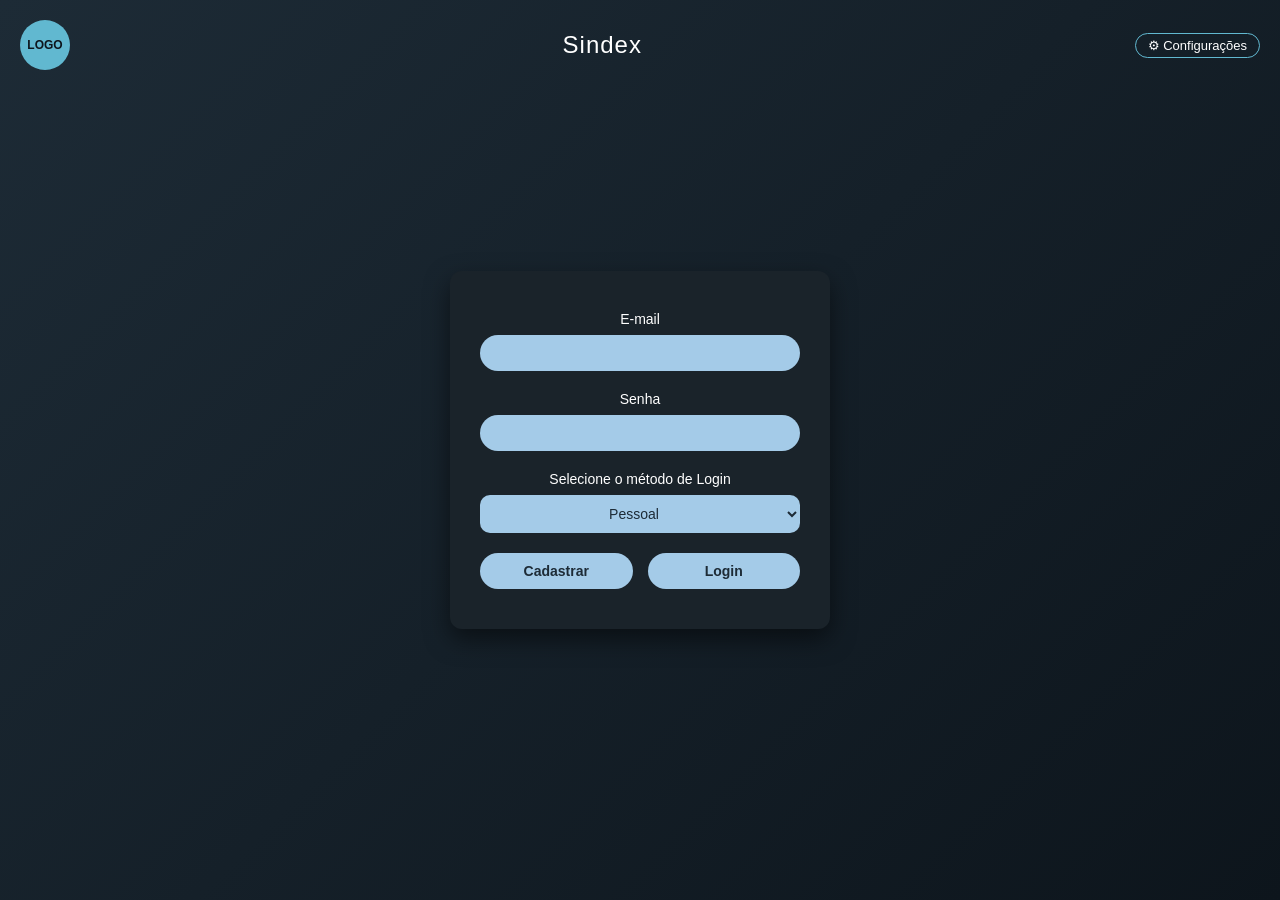
<file: frontend/index.html>
<!DOCTYPE html>
<html lang="pt-BR">
<head>
  <meta charset="UTF-8">
  <meta name="viewport" content="width=device-width, initial-scale=1.0">
  <title data-i18n="titulo.login">Sindex - Login</title>
  <link rel="stylesheet" href="style.css">
  <script src="i18n.js"></script>
</head>
<body>
  <!-- Topo -->
  <div class="top-bar">
    <div class="logo-circle">LOGO</div>
    <h1 class="header-title">Sindex</h1>
    <div class="lang-selector"></div>
  </div>

  <!-- Login -->
  <div class="login-card">
    <p id="mensagem" class="mensagem" role="alert" hidden></p>

    <form id="loginForm" style="width: 100%;">

      <div class="form-group">
        <label for="login" data-i18n="login.email">E-mail</label>
        <input type="email" id="login" class="input-field" autocomplete="username" required>
      </div>

      <div class="form-group">
        <label for="senha" data-i18n="login.senha">Senha</label>
        <input type="password" id="senha" class="input-field" autocomplete="current-password" required>
      </div>

      <div class="form-group">
        <label for="metodo" data-i18n="login.metodo">Selecione o método de Login</label>
        <select id="metodo" class="select-field">
          <option value="pessoal" data-i18n="modo.pessoal">Pessoal</option>
          <option value="corporativo" data-i18n="modo.corporativo">Corporativo</option>
        </select>
      </div>

      <div class="button-group">
        <button type="button" id="btnCadastrar" class="btn" data-i18n="login.cadastrar">Cadastrar</button>
        <button type="submit" id="loginButton" class="btn" data-i18n="login.entrar">Login</button>
      </div>
    </form>
  </div>

  <!-- Scripts -->
  <script src="api.js"></script>
  <script src="configuracoes.js"></script>
  <script src="login.js"></script>
</body>
</html>
</file>
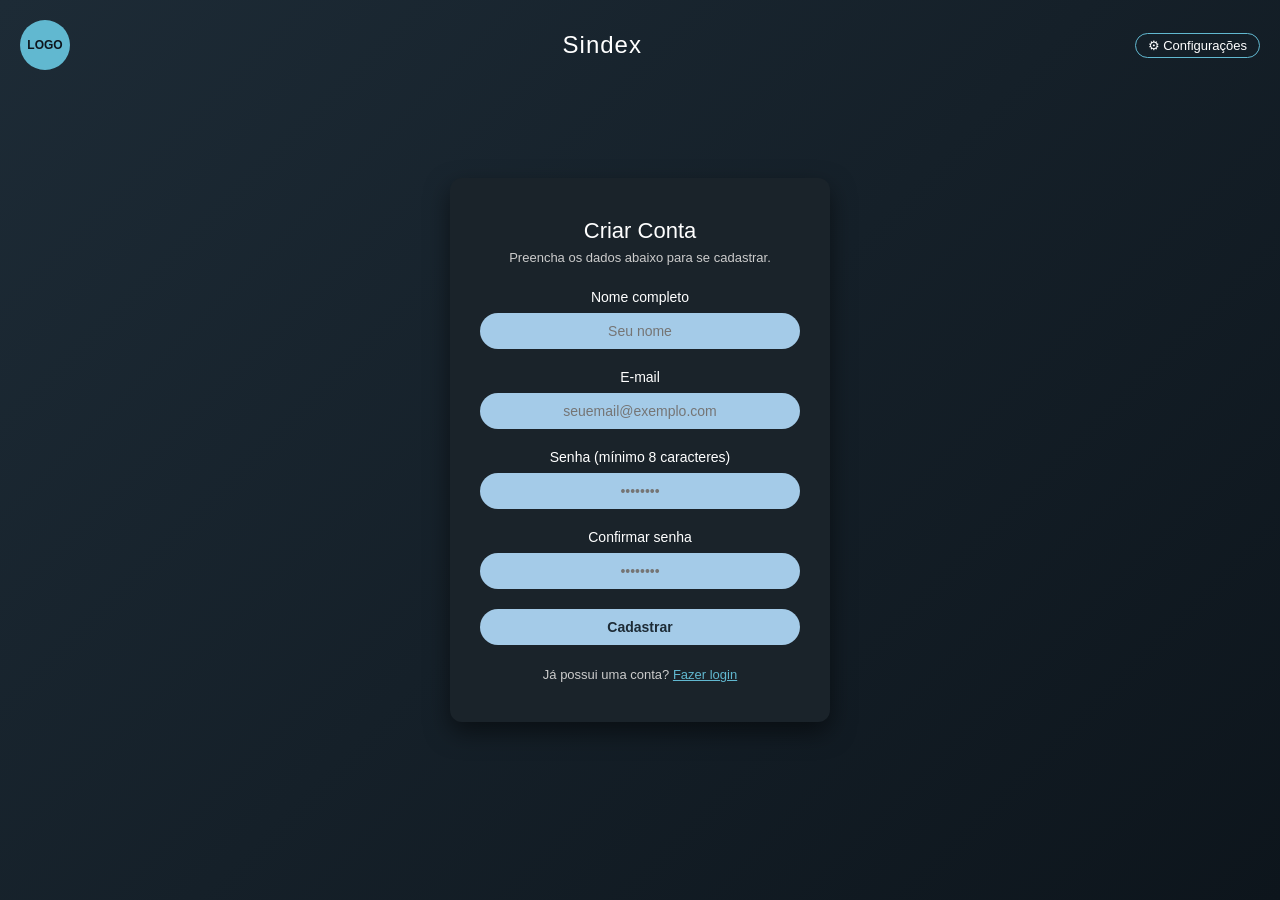
<file: frontend/cadastro.html>
<!DOCTYPE html>
<html lang="pt-BR">
<head>
  <meta charset="UTF-8">
  <meta name="viewport" content="width=device-width, initial-scale=1.0">
  <title data-i18n="titulo.cadastro">Sindex - Criar Conta</title>
  <link rel="stylesheet" href="style.css">
  <script src="i18n.js"></script>
</head>
<body>
  <!-- Topo -->
  <div class="top-bar">
    <div class="logo-circle">LOGO</div>
    <h1 class="header-title">Sindex</h1>
    <div class="lang-selector"></div>
  </div>

  <!-- Cadastro -->
  <div class="login-card">
    <h2 data-i18n="cadastro.titulo">Criar Conta</h2>
    <p class="subtitulo" data-i18n="cadastro.sub">Preencha os dados abaixo para se cadastrar.</p>

    <p id="mensagem" class="mensagem" role="alert" hidden></p>

    <form id="cadastro-form" style="width: 100%;">
      <div class="form-group">
        <label for="nome" data-i18n="cadastro.nome">Nome completo</label>
        <input type="text" id="nome" class="input-field" data-i18n-placeholder="cadastro.nome_ph" placeholder="Seu nome" autocomplete="name" maxlength="100" required>
      </div>

      <div class="form-group">
        <label for="email" data-i18n="login.email">E-mail</label>
        <input type="email" id="email" class="input-field" data-i18n-placeholder="cadastro.email_ph" placeholder="seuemail@exemplo.com" autocomplete="email" required>
      </div>

      <div class="form-group">
        <label for="senha" data-i18n="cadastro.senha">Senha (mínimo 8 caracteres)</label>
        <input type="password" id="senha" class="input-field" placeholder="••••••••" autocomplete="new-password" minlength="8" required>
      </div>

      <div class="form-group">
        <label for="confirma-senha" data-i18n="cadastro.confirma">Confirmar senha</label>
        <input type="password" id="confirma-senha" class="input-field" placeholder="••••••••" autocomplete="new-password" minlength="8" required>
      </div>

      <div class="button-group">
        <button type="submit" id="btnCadastro" class="btn" data-i18n="cadastro.botao">Cadastrar</button>
      </div>
    </form>

    <div class="rodape-card">
      <span data-i18n="cadastro.tem_conta">Já possui uma conta?</span> <a href="index.html" data-i18n="cadastro.fazer_login">Fazer login</a>
    </div>
  </div>

  <!-- Scripts -->
  <script src="api.js"></script>
  <script src="configuracoes.js"></script>
  <script src="cadastro.js"></script>
</body>
</html>
</file>
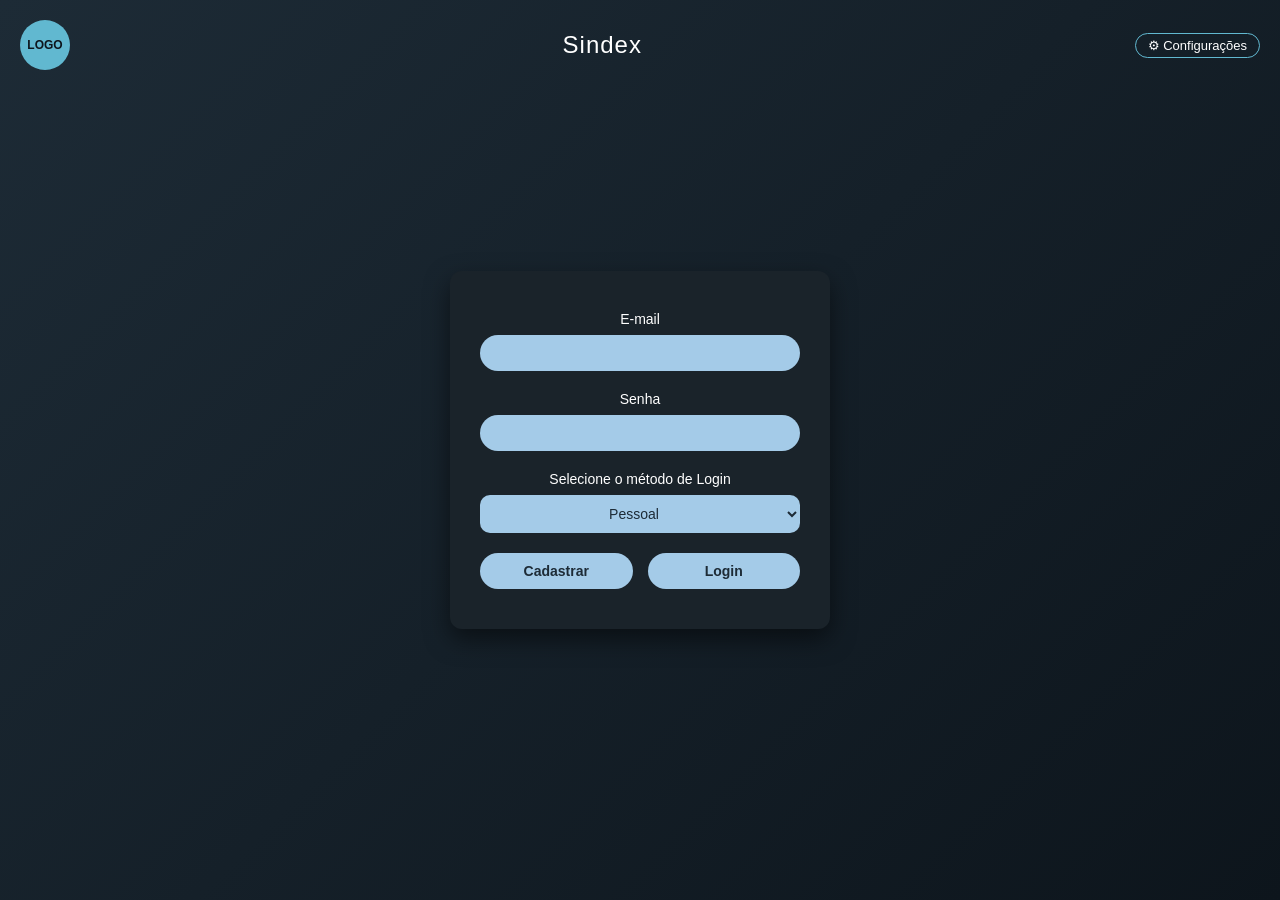
<file: frontend/repositorio.html>
<!DOCTYPE html>
<html lang="pt-BR">
<head>
  <meta charset="UTF-8">
  <meta name="viewport" content="width=device-width, initial-scale=1.0">
  <title data-i18n="titulo.repositorio">Sindex - Repositório</title>
  <link rel="stylesheet" href="style.css">
  <script src="i18n.js"></script>
</head>
<body class="pagina-app">

  <!-- Topo -->
  <div class="top-bar">
    <div class="logo-circle">LOGO</div>
    <h1 class="header-title">Sindex</h1>
    <div class="lang-selector">
      <span id="nome-usuario"></span>
      <button type="button" id="btnSair" class="link-btn" data-i18n="comum.sair">Sair</button>
    </div>
  </div>

  <!-- Conteúdo -->
  <main class="painel">
    <div class="painel-topo">
      <h2>
        <span id="titulo-repositorio" data-i18n="repo.titulo_padrao">Repositório</span>
        <span id="papel-repositorio" class="papel"></span>
      </h2>
      <a href="upload.html" class="acao" data-i18n="repo.enviar">+ Enviar arquivos</a>
    </div>

    <p id="mensagem" class="mensagem" role="alert" hidden></p>

    <!-- Caminho das pastas -->
    <nav id="trilha" class="trilha" data-i18n-aria="repo.trilha" aria-label="Caminho das pastas" hidden></nav>

    <!-- Pastas da pasta atual -->
    <section id="secao-pastas" class="secao-pastas" hidden>
      <ul id="lista-pastas" class="pastas"></ul>
      <form id="pasta-form" class="link-form" hidden>
        <input type="text" id="pasta-nome" class="input-field" data-i18n-placeholder="repo.nova_pasta_ph" placeholder="Nome da nova pasta" maxlength="100" required>
        <button type="submit" class="btn" data-i18n="repo.nova_pasta">Nova pasta</button>
      </form>
    </section>

    <!-- Busca e filtro -->
    <div id="filtros" class="filtros" hidden>
      <input type="search" id="busca" class="input-field" data-i18n-placeholder="repo.busca_ph" data-i18n-aria="repo.busca_aria" placeholder="Buscar pelo nome (em todas as pastas)..." aria-label="Buscar arquivos pelo nome">
      <label id="busca-ia-wrap" class="check-ia" hidden>
        <input type="checkbox" id="busca-ia">
        <span data-i18n="ia.busca_significado">Por significado (IA)</span>
      </label>
      <select id="filtro-categoria" class="select-field" data-i18n-aria="repo.filtro_aria" aria-label="Filtrar por categoria"></select>
      <select id="filtro-tipo" class="select-field" data-i18n-aria="repo.filtro_tipo_aria" aria-label="Filtrar por tipo">
        <option value="" data-i18n="repo.tipo_todos">Arquivos e links</option>
        <option value="arquivo" data-i18n="repo.tipo_arquivos">Só arquivos</option>
        <option value="link" data-i18n="repo.tipo_links">Só links</option>
      </select>
    </div>

    <p id="aviso-busca" class="dica" data-i18n="repo.aviso_busca" hidden>Mostrando resultados de todas as pastas do repositório.</p>

    <!-- IA: organizar vários arquivos de uma vez -->
    <div id="barra-ia" class="barra-ia" hidden>
      <button type="button" id="btnOrganizarTodos" class="btn" data-i18n="ia.organizar_todos">Organizar tudo com IA</button>
      <button type="button" id="btnAplicarTodas" class="btn" hidden></button>
      <span id="progresso-ia" class="dica" role="status"></span>
    </div>

    <!-- Tabela de arquivos -->
    <div id="tabela-wrap" class="tabela-wrap" hidden>
      <table>
        <thead>
          <tr>
            <th data-i18n="repo.col_nome">Nome</th>
            <th data-i18n="repo.col_tipo">Tipo</th>
            <th data-i18n="repo.col_tamanho">Tamanho</th>
            <th data-i18n="repo.col_pasta">Pasta</th>
            <th data-i18n="repo.col_categoria">Categoria</th>
            <th data-i18n="repo.col_situacao">Situação</th>
            <th data-i18n="repo.col_data">Enviado em</th>
            <th data-i18n="repo.col_acoes">Ações</th>
          </tr>
        </thead>
        <tbody id="corpo-tabela"></tbody>
      </table>
    </div>

    <div id="vazio" class="tabela-wrap vazio" hidden></div>

    <!-- Categorias -->
    <section id="secao-categorias" class="secao" hidden>
      <h3 data-i18n="repo.categorias">Categorias</h3>
      <ul id="lista-categorias" class="chips"></ul>
      <p id="sem-categorias" class="dica" data-i18n="repo.sem_categorias" hidden>Nenhuma categoria criada ainda.</p>
      <form id="categoria-form" class="link-form" hidden>
        <input type="text" id="categoria-nome" class="input-field" data-i18n-placeholder="repo.categoria_ph" placeholder="Nova categoria (ex.: Ciências)" maxlength="100" required>
        <button type="submit" class="btn" data-i18n="upload.criar">Criar</button>
      </form>
    </section>

    <!-- Membros (repositório corporativo) -->
    <section id="secao-membros" class="secao" hidden>
      <h3 data-i18n="repo.membros">Membros</h3>
      <div class="tabela-wrap">
        <table>
          <thead>
            <tr>
              <th data-i18n="repo.col_nome">Nome</th>
              <th data-i18n="repo.col_email">E-mail</th>
              <th data-i18n="repo.col_papel">Papel</th>
              <th data-i18n="repo.col_acoes">Ações</th>
            </tr>
          </thead>
          <tbody id="corpo-membros"></tbody>
        </table>
      </div>
      <form id="membro-form" class="link-form" hidden>
        <input type="email" id="membro-email" class="input-field" data-i18n-placeholder="repo.membro_email_ph" placeholder="E-mail de quem já tem conta" required>
        <select id="membro-papel" class="select-field select-papel">
          <option value="editor" data-i18n="papel.editor">Editor</option>
          <option value="leitor" data-i18n="papel.leitor">Leitor</option>
        </select>
        <button type="submit" class="btn" data-i18n="repo.convidar">Convidar</button>
      </form>
      <p class="dica" data-i18n="repo.dica_papeis">Editor envia, move e exclui arquivos. Leitor só vê e baixa.</p>
    </section>
  </main>

  <!-- Scripts -->
  <script src="api.js"></script>
  <script src="configuracoes.js"></script>
  <script src="repositorio.js"></script>
</body>
</html>
</file>
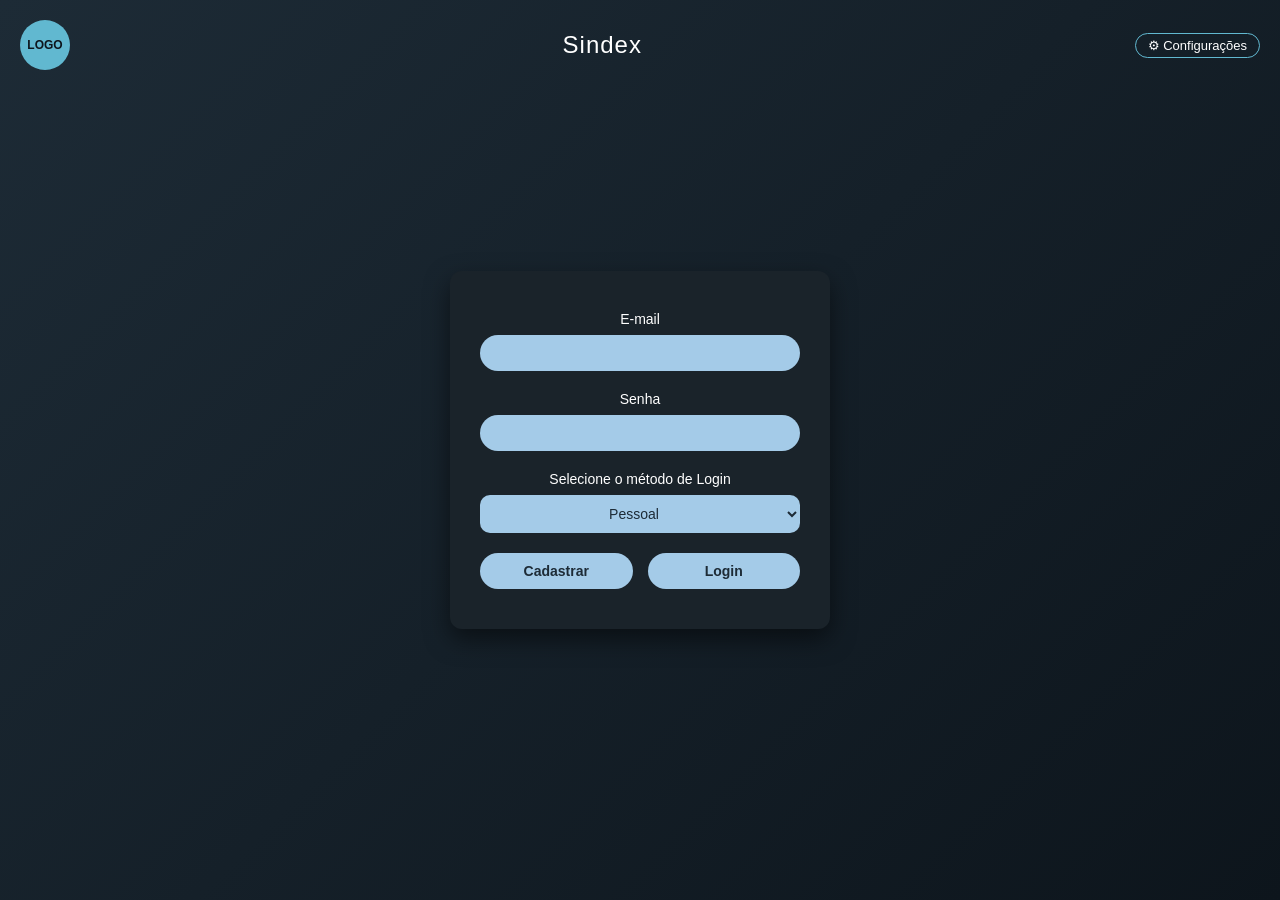
<file: frontend/upload.html>
<!DOCTYPE html>
<html lang="pt-BR">
<head>
  <meta charset="UTF-8">
  <meta name="viewport" content="width=device-width, initial-scale=1.0">
  <title data-i18n="titulo.upload">Sindex - Upload</title>
  <link rel="stylesheet" href="style.css">
  <script src="i18n.js"></script>
</head>
<body>

  <!-- Topo -->
  <div class="top-bar">
    <div class="logo-circle">LOGO</div>
    <h1 class="header-title">Sindex</h1>
    <div class="lang-selector">
      <span id="nome-usuario"></span>
      <button type="button" id="btnSair" class="link-btn" data-i18n="comum.sair">Sair</button>
    </div>
  </div>

  <!-- Upload -->
  <div class="content-container">
    <p id="mensagem" class="mensagem" role="alert" hidden></p>

    <!-- Modo e repositório -->
    <div class="linha-selecao">
      <div class="form-group">
        <label for="modo-select" data-i18n="upload.modo">Modo</label>
        <select id="modo-select" class="select-field">
          <option value="pessoal" data-i18n="modo.pessoal">Pessoal</option>
          <option value="corporativo" data-i18n="modo.corporativo">Corporativo</option>
        </select>
      </div>

      <div class="form-group">
        <label for="repositorio-select" data-i18n="upload.repositorio">Repositório</label>
        <select id="repositorio-select" class="select-field"></select>
      </div>
    </div>

    <div class="form-group">
      <!-- Pasta de destino -->
      <label for="pasta-select" data-i18n="upload.pasta">Pasta de destino</label>
      <select id="pasta-select" class="select-field"></select>
    </div>

    <!-- Criar repositório corporativo -->
    <details class="novo-repo">
      <summary data-i18n="upload.criar_repo">Criar repositório corporativo</summary>
      <form id="repo-form" class="link-form">
        <input type="text" id="repo-nome" class="input-field" data-i18n-placeholder="upload.repo_nome_ph" placeholder="Nome da empresa ou equipe" maxlength="100" required>
        <button type="submit" id="btnCriarRepo" class="btn" data-i18n="upload.criar">Criar</button>
      </form>
    </details>

    <!-- Caixa de upload (clicar ou arrastar) -->
    <label for="file-input" id="upload-box" class="upload-box">
      <span class="upload-text" data-i18n="upload.caixa">Faça upload de arquivos</span>
      <span class="upload-dica" data-i18n="upload.formatos">PDF, TXT, MD, CSV, DOCX, imagens, MP4 e MOV</span>
      <div class="folder-icon"></div>
    </label>
    <input type="file" id="file-input" multiple
           accept=".pdf,.txt,.md,.csv,.docx,.png,.jpg,.jpeg,.gif,.mp4,.mov">

    <!-- Adicionar link -->
    <form id="link-form" class="link-form">
      <input type="url" id="link-url" class="input-field" data-i18n-placeholder="upload.link_ph" placeholder="Ou cole um link (https://...)" required>
      <button type="submit" id="btnLink" class="btn" data-i18n="upload.adicionar">Adicionar</button>
    </form>

    <!-- Resultado do envio -->
    <ul id="resultado" class="resultado" aria-live="polite"></ul>

    <button type="button" id="btnVerRepositorio" class="btn-repository" data-i18n="upload.ver_repo">Ver Repositório</button>
  </div>

  <!-- Scripts -->
  <script src="api.js"></script>
  <script src="configuracoes.js"></script>
  <script src="upload.js"></script>
</body>
</html>
</file>
<file: frontend/style.css>
/* Modo escuro (cores padrão) */
:root {
  --fundo-1: #1d2b36;
  --fundo-2: #0d151c;
  --cartao: #1a232a;
  --cartao-hover: #212c35;
  --destaque: #61b8d0;
  --campo: #a4cbe8;
  --texto: #ffffff;
  --texto-suave: #cccccc;
  --texto-escuro: #1d2b36;
  --erro: #ff8a80;
  --sucesso: #8ee3a1;
  --aviso: #ffd180;
  --sombra: rgba(0, 0, 0, 0.5);
  --linha: rgba(255, 255, 255, 0.07);
  --vidro: rgba(255, 255, 255, 0.06);
  --destaque-fraco: rgba(97, 184, 208, 0.18);
  --destaque-borda: rgba(97, 184, 208, 0.35);
  --sobre-destaque: #0d151c;
  color-scheme: dark;
}

/* Modo claro */
:root[data-tema="claro"] {
  --fundo-1: #f1f6fa;
  --fundo-2: #d6e3ec;
  --cartao: #ffffff;
  --cartao-hover: #e7eff5;
  --destaque: #1b7f99;
  --campo: #d9e8f3;
  --texto: #14232e;
  --texto-suave: #4a5b68;
  --texto-escuro: #14232e;
  --erro: #b3261e;
  --sucesso: #1b7a3a;
  --aviso: #8a5a00;
  --sombra: rgba(20, 35, 46, 0.18);
  --linha: rgba(20, 35, 46, 0.1);
  --vidro: rgba(20, 35, 46, 0.05);
  --destaque-fraco: rgba(27, 127, 153, 0.14);
  --destaque-borda: rgba(27, 127, 153, 0.4);
  --sobre-destaque: #ffffff;
  color-scheme: light;
}

/* Base da página */
* {
  box-sizing: border-box;
  margin: 0;
  padding: 0;
  font-family: Arial, sans-serif;
}

/* Elementos escondidos */
[hidden] {
  display: none !important;
}

body {
  min-height: 100vh;
  display: flex;
  justify-content: center;
  align-items: center;
  background: linear-gradient(135deg, var(--fundo-1) 0%, var(--fundo-2) 100%);
  color: var(--texto);
  position: relative;
}

/* Páginas com tabela (começam abaixo do topo) */
body.pagina-app {
  align-items: flex-start;
  padding: 100px 20px 40px;
}

/* Topo (logo, título e botões) */
.top-bar {
  position: absolute;
  top: 20px;
  left: 20px;
  right: 20px;
  display: flex;
  justify-content: space-between;
  align-items: center;
}

/* Logo */
.logo-circle {
  width: 50px;
  height: 50px;
  background-color: var(--destaque);
  border-radius: 50%;
  display: flex;
  justify-content: center;
  align-items: center;
  color: var(--sobre-destaque);
  font-weight: bold;
  font-size: 12px;
}

.header-title {
  font-size: 24px;
  font-weight: 500;
  letter-spacing: 1px;
}

/* Área dos botões no topo (configurações e sair) */
.lang-selector {
  font-size: 14px;
  color: var(--texto-suave);
  display: flex;
  align-items: center;
  gap: 10px;
}

.link-btn {
  background: none;
  border: 1px solid var(--destaque);
  border-radius: 14px;
  color: var(--texto);
  padding: 4px 12px;
  font-size: 13px;
  cursor: pointer;
}

.link-btn:hover {
  background-color: var(--cartao-hover);
}

/* Login e cadastro */
.login-card {
  background-color: var(--cartao);
  width: 380px;
  max-width: 92%;
  padding: 40px 30px;
  border-radius: 12px;
  box-shadow: 0 10px 25px var(--sombra);
  display: flex;
  flex-direction: column;
  align-items: center;
}

.login-card h2 {
  font-size: 22px;
  font-weight: 500;
  margin-bottom: 6px;
}

.subtitulo {
  font-size: 13px;
  color: var(--texto-suave);
  margin-bottom: 24px;
  text-align: center;
}

/* Campos, listas e botões */
.form-group {
  width: 100%;
  display: flex;
  flex-direction: column;
  align-items: center;
  margin-bottom: 20px;
}

.form-group label {
  font-size: 14px;
  margin-bottom: 8px;
  color: var(--texto);
}

.input-field {
  width: 100%;
  padding: 10px 15px;
  background-color: var(--campo);
  border: none;
  border-radius: 20px;
  outline: none;
  text-align: center;
  font-size: 14px;
  color: var(--texto-escuro);
}

.input-field:focus,
.select-field:focus {
  box-shadow: 0 0 0 2px var(--destaque);
}

.select-field {
  width: 100%;
  padding: 10px 15px;
  background-color: var(--campo);
  border: none;
  border-radius: 10px;
  outline: none;
  text-align-last: center;
  font-size: 14px;
  color: var(--texto-escuro);
  cursor: pointer;
}

.button-group {
  width: 100%;
  display: flex;
  justify-content: space-between;
  gap: 15px;
  margin-top: 15px;
}

.btn {
  flex: 1;
  padding: 10px;
  background-color: var(--campo);
  border: none;
  border-radius: 20px;
  color: var(--texto-escuro);
  font-weight: bold;
  font-size: 14px;
  cursor: pointer;
  transition: opacity 0.2s ease;
}

.btn:hover {
  opacity: 0.9;
}

.btn:disabled,
.btn-repository:disabled {
  opacity: 0.5;
  cursor: not-allowed;
}

.rodape-card {
  margin-top: 22px;
  font-size: 13px;
  color: var(--texto-suave);
}

.rodape-card a {
  color: var(--destaque);
}

/* Mensagens de erro e sucesso */
.mensagem {
  width: 100%;
  margin: 0 0 16px;
  padding: 10px 14px;
  border-radius: 10px;
  font-size: 13px;
  text-align: center;
  background-color: var(--vidro);
}

.mensagem.erro {
  color: var(--erro);
  border: 1px solid var(--erro);
}

.mensagem.sucesso {
  color: var(--sucesso);
  border: 1px solid var(--sucesso);
}

/* Página de upload */
.content-container {
  width: 480px;
  max-width: 92%;
  display: flex;
  flex-direction: column;
  gap: 15px;
}

.content-container .form-group {
  margin-bottom: 0;
}

/* Caixa de upload (clicar ou arrastar) */
.upload-box {
  background-color: var(--cartao);
  border: 2px solid var(--destaque);
  border-radius: 8px;
  height: 220px;
  display: flex;
  flex-direction: column;
  justify-content: center;
  align-items: center;
  cursor: pointer;
  transition: background-color 0.2s ease;
  text-align: center;
  padding: 10px;
}

.upload-box:hover,
.upload-box.arrastando {
  background-color: var(--cartao-hover);
}

.upload-box.desativado {
  opacity: 0.5;
  cursor: not-allowed;
}

.upload-text {
  font-size: 18px;
  margin-bottom: 8px;
}

.upload-dica {
  font-size: 12px;
  color: var(--texto-suave);
  margin-bottom: 20px;
}

.folder-icon {
  width: 45px;
  height: 35px;
  background-color: var(--texto);
  border-radius: 4px;
  position: relative;
}

.folder-icon::before {
  content: '';
  position: absolute;
  top: -6px;
  left: 0;
  width: 18px;
  height: 8px;
  background-color: var(--texto);
  border-radius: 2px 2px 0 0;
}

#file-input {
  display: none;
}

/* Escolha de modo, repositório e pasta */
.linha-selecao {
  display: flex;
  gap: 12px;
}

.linha-selecao .form-group {
  flex: 1;
  min-width: 0;
}

.novo-repo {
  font-size: 13px;
  color: var(--texto-suave);
}

.novo-repo summary {
  cursor: pointer;
  margin-bottom: 10px;
}

/* Formulário de link */
.link-form {
  display: flex;
  gap: 10px;
}

.link-form .input-field {
  text-align: left;
  flex: 1;
}

.link-form .btn {
  flex: 0 0 auto;
  padding: 10px 18px;
}

/* Resultado do envio */
.resultado {
  list-style: none;
  font-size: 13px;
  display: flex;
  flex-direction: column;
  gap: 6px;
}

.resultado li.ok {
  color: var(--sucesso);
}

.resultado li.falha {
  color: var(--erro);
}

.resultado li.aviso {
  color: var(--aviso);
}

.btn-repository {
  width: 100%;
  padding: 14px;
  background-color: var(--campo);
  border: none;
  border-radius: 20px;
  color: var(--texto-escuro);
  font-size: 16px;
  font-weight: 500;
  cursor: pointer;
  transition: opacity 0.2s ease;
}

.btn-repository:hover {
  opacity: 0.9;
}

/* Página do repositório (tabela) */
.painel {
  width: 100%;
  max-width: 980px;
  margin: 0 auto;
}

/* Título do repositório */
.painel-topo {
  display: flex;
  justify-content: space-between;
  align-items: center;
  flex-wrap: wrap;
  gap: 10px;
  margin-bottom: 18px;
}

.painel-topo h2 {
  font-size: 22px;
  font-weight: 500;
}

.papel {
  font-size: 12px;
  color: var(--texto-suave);
  margin-left: 8px;
}

/* Busca e filtro */
.filtros {
  display: flex;
  gap: 12px;
  margin-bottom: 14px;
}

.filtros .input-field {
  flex: 1;
  text-align: left;
}

.filtros .select-field {
  flex: 0 0 220px;
  width: 220px;
}

/* Tabela de arquivos */
.tabela-wrap {
  background-color: var(--cartao);
  border-radius: 12px;
  box-shadow: 0 10px 25px var(--sombra);
  overflow-x: auto;
}

table {
  width: 100%;
  border-collapse: collapse;
  font-size: 14px;
}

th,
td {
  padding: 12px 10px;
  text-align: left;
  border-bottom: 1px solid var(--linha);
  white-space: nowrap;
}

td.nome {
  white-space: normal;
  word-break: break-word;
  min-width: 180px;
}

th {
  font-size: 12px;
  font-weight: 500;
  text-transform: uppercase;
  letter-spacing: 0.5px;
  color: var(--texto-suave);
}

tr:last-child td {
  border-bottom: none;
}

.vazio {
  padding: 40px 20px;
  text-align: center;
  color: var(--texto-suave);
}

/* Etiquetas e botões da tabela */
.etiqueta {
  display: inline-block;
  padding: 2px 10px;
  border-radius: 10px;
  font-size: 12px;
  background-color: var(--destaque-fraco);
  color: var(--destaque);
}

.acoes {
  display: flex;
  flex-wrap: wrap;
  gap: 6px;
  max-width: 190px;
}

.acao {
  background: none;
  border: 1px solid var(--destaque);
  border-radius: 12px;
  color: var(--texto);
  padding: 3px 12px;
  font-size: 12px;
  cursor: pointer;
  text-decoration: none;
}

.acao:hover {
  background-color: var(--cartao-hover);
}

.acao.perigo {
  border-color: var(--erro);
  color: var(--erro);
}

/* Pastas */
.trilha {
  display: flex;
  flex-wrap: wrap;
  align-items: center;
  gap: 6px;
  margin-bottom: 14px;
  font-size: 14px;
}

.trilha-item {
  background: none;
  border: none;
  color: var(--destaque);
  font-size: 14px;
  cursor: pointer;
  padding: 2px 4px;
  text-decoration: underline;
}

.trilha-sep {
  color: var(--texto-suave);
}

.trilha-atual {
  font-weight: bold;
}

.secao-pastas {
  margin-bottom: 18px;
}

.secao-pastas.escondida {
  display: none;
}

/* Cartões das pastas */
.pastas {
  list-style: none;
  display: grid;
  grid-template-columns: repeat(auto-fill, minmax(230px, 1fr));
  gap: 12px;
  margin-bottom: 14px;
}

.pasta-card {
  background-color: var(--cartao);
  border: 1px solid var(--destaque-borda);
  border-radius: 10px;
  padding: 12px;
  display: flex;
  flex-direction: column;
  gap: 10px;
}

.pasta-abrir {
  display: grid;
  grid-template-columns: auto 1fr;
  grid-template-areas: "icone nome" "icone resumo";
  column-gap: 12px;
  align-items: center;
  text-align: left;
  background: none;
  border: none;
  color: var(--texto);
  cursor: pointer;
  padding: 0;
}

.pasta-abrir:hover .pasta-nome {
  text-decoration: underline;
}

.mini-pasta {
  grid-area: icone;
  width: 30px;
  height: 22px;
  background-color: var(--destaque);
  border-radius: 3px;
  position: relative;
}

.mini-pasta::before {
  content: '';
  position: absolute;
  top: -4px;
  left: 0;
  width: 12px;
  height: 5px;
  background-color: var(--destaque);
  border-radius: 2px 2px 0 0;
}

.pasta-nome {
  grid-area: nome;
  font-size: 15px;
  word-break: break-word;
}

.pasta-resumo {
  grid-area: resumo;
  font-size: 12px;
  color: var(--texto-suave);
}

.pasta-acoes {
  flex-wrap: wrap;
}

/* Situação do arquivo (cores) */
.obs {
  display: block;
  margin-top: 3px;
  font-size: 11px;
  color: var(--texto-suave);
  white-space: normal;
}

.situacao-extraido,
.situacao-processado {
  color: var(--sucesso);
}

.situacao-falhou {
  color: var(--erro);
}

.situacao-sem_texto {
  color: var(--aviso);
}

td.situacao {
  white-space: normal;
  min-width: 130px;
  max-width: 190px;
}

/* Categorias e membros */
.secao {
  margin-top: 32px;
}

.secao h3 {
  font-size: 16px;
  font-weight: 500;
  margin-bottom: 12px;
}

.secao .link-form {
  margin-top: 14px;
}

.dica {
  margin-top: 10px;
  font-size: 12px;
  color: var(--texto-suave);
}

/* Etiquetas de categoria */
.chips {
  list-style: none;
  display: flex;
  flex-wrap: wrap;
  gap: 8px;
}

.chip {
  display: inline-flex;
  align-items: center;
  gap: 8px;
  padding: 4px 6px 4px 14px;
  border-radius: 14px;
  font-size: 13px;
  background-color: var(--destaque-fraco);
  color: var(--destaque);
}

.chip-x {
  background: none;
  border: none;
  color: var(--texto-suave);
  cursor: pointer;
  font-size: 12px;
  padding: 2px 6px;
  border-radius: 50%;
}

.chip-x:hover {
  color: var(--erro);
}

/* Listas pequenas dentro da tabela */
.select-mini {
  padding: 5px 10px;
  background-color: var(--campo);
  border: none;
  border-radius: 10px;
  font-size: 12px;
  color: var(--texto-escuro);
  cursor: pointer;
  max-width: 120px;
}

.select-papel {
  flex: 0 0 120px;
  width: 120px;
}

@media (max-width: 520px) {
  .header-title {
    display: none;
  }

  .link-form,
  .filtros {
    flex-direction: column;
  }

  .filtros .select-field {
    flex: none;
    width: 100%;
  }
}

/* Janela de configurações */
dialog.modal {
  margin: auto;
  width: 420px;
  max-width: 92%;
  padding: 28px 26px 22px;
  border: 1px solid var(--destaque-borda);
  border-radius: 12px;
  background-color: var(--cartao);
  color: var(--texto);
  box-shadow: 0 10px 25px var(--sombra);
}

dialog.modal::backdrop {
  background: rgba(0, 0, 0, 0.55);
}

dialog.modal h2 {
  font-size: 20px;
  font-weight: 500;
  margin-bottom: 18px;
}

.config-linha {
  margin-bottom: 16px;
}

.config-linha > label,
.config-switch {
  display: flex;
  align-items: center;
  gap: 10px;
  margin-bottom: 6px;
  font-size: 14px;
  cursor: pointer;
}

.config-switch input {
  width: 18px;
  height: 18px;
  accent-color: var(--destaque);
}

.config-linha .dica {
  font-size: 12px;
  line-height: 1.45;
}

.config-rodape {
  display: flex;
  justify-content: flex-end;
  margin-top: 8px;
}


/* IA: sugestões e busca por significado */
.check-ia {
  display: flex;
  align-items: center;
  gap: 6px;
  flex: 0 0 auto;
  font-size: 13px;
  color: var(--texto-suave);
  white-space: nowrap;
  cursor: pointer;
}

.check-ia[hidden],
.barra-ia[hidden] {
  display: none;
}

.barra-ia {
  display: flex;
  flex-wrap: wrap;
  align-items: center;
  gap: 10px;
  margin-bottom: 14px;
}

.barra-ia .btn {
  flex: 0 0 auto;
  padding: 8px 16px;
}

.barra-ia .dica {
  margin-top: 0;
}

.acao.ia {
  border-color: var(--destaque-borda);
  color: var(--destaque);
}

.acao.principal {
  background-color: var(--destaque);
  border-color: var(--destaque);
  color: var(--sobre-destaque);
}

.linha-sugestao td {
  white-space: normal;
  background-color: var(--destaque-fraco);
}

.sugestao-ia {
  display: flex;
  flex-wrap: wrap;
  align-items: center;
  gap: 8px 16px;
  font-size: 13px;
}

.sugestao-ia .sugestao-titulo {
  color: var(--destaque);
  font-weight: 500;
}

.sugestao-ia .sugestao-motivo {
  flex-basis: 100%;
  font-size: 12px;
  color: var(--texto-suave);
}

.sugestao-ia .acoes {
  margin-left: auto;
}

.selo-novo {
  display: inline-block;
  margin-left: 6px;
  padding: 0 8px;
  border-radius: 10px;
  font-size: 11px;
  background-color: var(--destaque-fraco);
  border: 1px solid var(--destaque-borda);
  color: var(--destaque);
}
</file>
